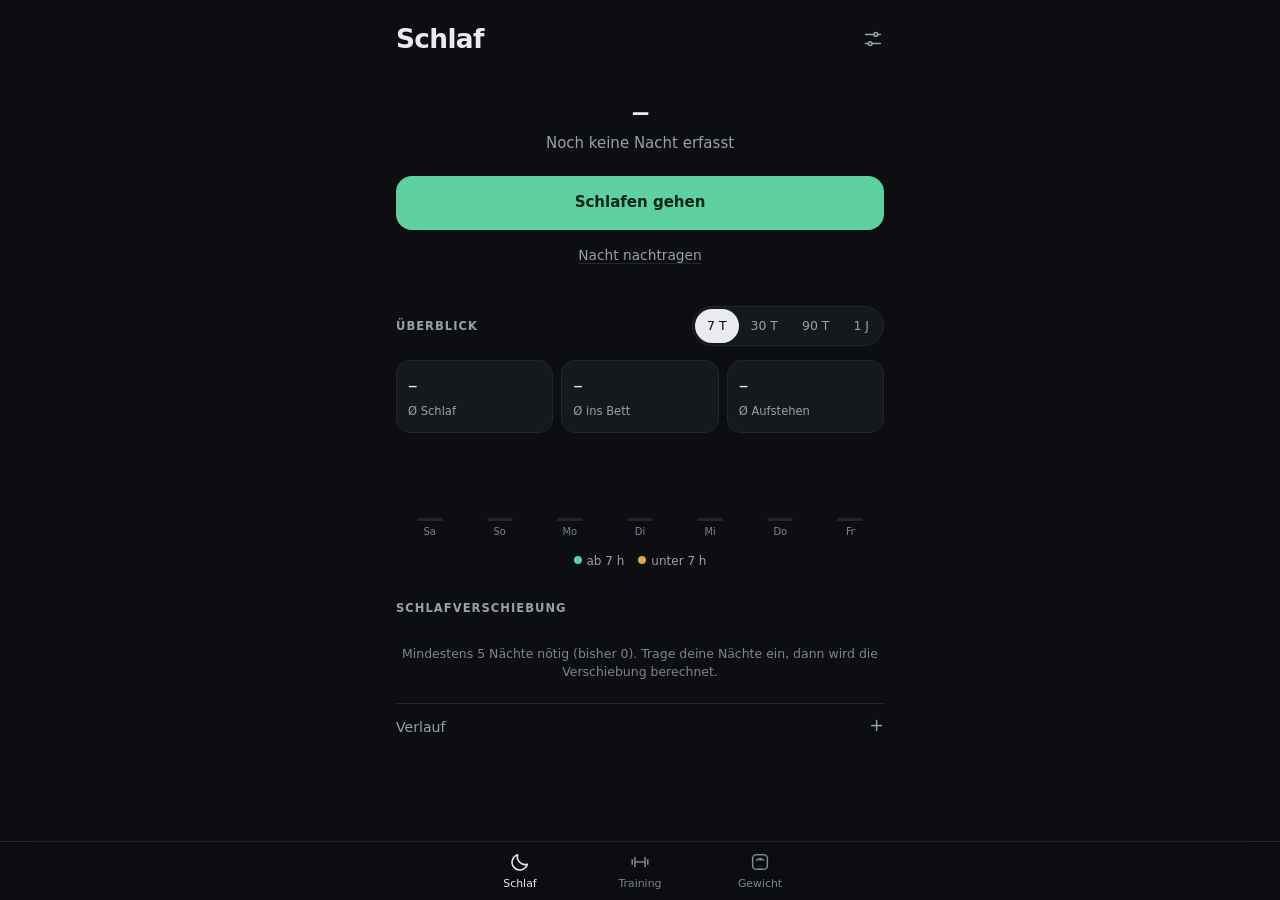
<file: index.html>
<!doctype html>
<html lang="de">
<head>
<meta charset="utf-8">
<meta name="viewport" content="width=device-width, initial-scale=1, viewport-fit=cover">
<meta name="theme-color" content="#0c0e11">
<meta name="color-scheme" content="dark">
<style>html{background:#0c0e11;color-scheme:dark}html[data-theme=light]{background:#f5f5f2;color-scheme:light}</style>
<script>try{if(JSON.parse(localStorage.getItem('tagwerk-ui')||'{}').theme==='light'){document.documentElement.dataset.theme='light';document.querySelector('meta[name=theme-color]').content='#f5f5f2';document.querySelector('meta[name=color-scheme]').content='light'}}catch(e){}</script>
<link rel="manifest" href="manifest.json">
<link rel="icon" href="icon.svg">
<link rel="stylesheet" href="css/app.css">
<script type="module" src="js/app.js"></script>
<title>Tagwerk</title>
</head>
<body>
<header class="top">
  <h1 id="title">Schlaf</h1>
  <button class="icon-btn" id="gear" aria-label="Einstellungen">
    <svg class="i" viewBox="0 0 24 24"><path d="M4 7h9M17 7h3M4 17h3M11 17h9"/><circle cx="15" cy="7" r="2"/><circle cx="9" cy="17" r="2"/></svg>
  </button>
</header>

<main>
  <!-- Schlaf -->
  <section data-view="sleep">
    <div class="hero"><div class="big" id="sMain">–</div><div class="muted" id="sSub"></div></div>
    <button class="btn primary" id="sGo">Schlafen gehen</button>
    <div class="links"><button class="link" id="sCancel" hidden>Abbrechen</button><button class="link" id="sManualBtn">Nacht nachtragen</button></div>
    <div class="form" id="sManual" hidden>
      <label>Eingeschlafen<input class="field" type="datetime-local" id="sBedIn"></label>
      <label>Aufgewacht<input class="field" type="datetime-local" id="sWakeIn"></label>
      <button class="btn" id="sSave">Speichern</button>
    </div>

    <div class="head"><h2>Überblick</h2><div class="seg"></div></div>
    <div class="stats" id="sStats"></div>
    <div class="bars" id="sBars"></div>
    <div class="legend"><span><i style="background:var(--accent)"></i>ab 7 h</span><span><i style="background:var(--warn)"></i>unter 7 h</span></div>

    <div class="head"><h2>Schlafverschiebung</h2></div>
    <div class="stats" id="sDrift"></div>
    <div class="suggest" id="sNext" hidden></div>
    <svg class="chart acto" id="sActo" viewBox="0 0 320 200" role="img" aria-label="Aktogramm: Schlafzeiten pro Tag, Zeilen sind aufeinanderfolgende Tage, rechts die erwarteten Schlaffenster" hidden></svg>
    <div class="legend" id="sActoLeg" hidden><span><i style="background:var(--accent)"></i>geschlafen</span><span><i class="pr"></i>erwartet</span></div>
    <p class="fine center" id="sDriftNote"></p>
    <details><summary>Verlauf</summary><div id="sList"></div></details>
  </section>

  <!-- Training -->
  <section data-view="train" hidden>
    <div class="chips" id="tType" role="group" aria-label="Einheiten-Typ" style="margin-top:10px"></div>
    <div class="fine center" id="tTypeHint" style="margin-top:8px"></div>
    <div class="chips" id="tEx"></div>
    <div class="suggest" id="tSuggest" hidden></div>
    <div class="inline">
      <input class="field" type="number" id="tReps" min="1" max="3600" inputmode="numeric" placeholder="Wdh.">
      <span id="tTimes">×</span>
      <input class="field" type="number" id="tKg" min="0" max="500" step="0.5" inputmode="decimal" placeholder="0">
      <span id="tKgLbl">kg</span>
    </div>
    <div class="bandrow" id="tBands" role="group" aria-label="Widerstandsband" hidden></div>
    <input class="field" id="tNote" maxlength="140" placeholder="Notiz (optional)" autocomplete="off">
    <div class="fine center" id="tHint"></div>
    <button class="btn primary" id="tSave">Satz speichern</button>
    <button class="btn" id="tCancel" hidden>Abbrechen</button>
    <div class="toast" id="tMsg" hidden></div>
    <div id="tToday"></div>
    <div class="card" id="tCard" hidden>
      <div class="cap" id="tCardTitle"></div>
      <div class="bigline"><span class="bigv" id="tCardLoad"></span><span class="pct" id="tCardPct"></span></div>
      <div class="fine" id="tCardSub"></div>
      <div class="refs" id="tCardRefs"></div>
    </div>
    <div class="fine center" id="tCardNote"></div>

    <div class="fine center" id="tLoadCap" hidden>Schwere Einheiten im Vergleich</div>
    <div class="bars" id="tLoadBars" hidden></div>
    <div class="fine center" id="tChartCap" hidden>Bewegte Last im Verlauf</div>
    <svg class="chart" id="tChart" viewBox="0 0 320 140" hidden></svg>
    <div class="legend" id="tChartLeg" hidden><span><i class="sq" style="background:var(--accent)"></i>Schwer-Einheiten</span><span><i class="sq" style="background:var(--faint)"></i>früher</span></div>
    <div class="legend" id="tLoadLeg" hidden><span><i class="sq" style="background:var(--accent)"></i>mehr als zuletzt</span><span><i class="sq" style="background:var(--warn)"></i>weniger</span><span><i class="sq" style="background:var(--faint)"></i>erste</span></div>

    <details><summary>Früheren Einheiten im Vergleich</summary><div id="tHist"></div></details>
    <details><summary>Sätze früherer Workouts ändern</summary><div id="tSets"></div></details>
    <details><summary>Alle Übungen: Workouts im Vergleich</summary>
      <div class="fine center" style="margin-top:6px">Balken: nur Schwer-Einheiten</div>
      <div class="bars" id="wkBars"></div>
      <div class="legend"><span><i class="sq" style="background:var(--accent)"></i>mehr als zuletzt</span><span><i class="sq" style="background:var(--warn)"></i>weniger</span><span><i class="sq" style="background:var(--faint)"></i>erste</span></div>
      <div id="wkList"></div>
    </details>
  </section>

  <!-- Gewicht -->
  <section data-view="weight" hidden>
    <div class="hero"><div class="big" id="wMain">–</div><div class="muted" id="wSub"></div></div>
    <div class="inline">
      <input class="field" type="number" id="wKg" step="0.1" min="20" max="400" inputmode="decimal" placeholder="kg">
      <input class="field" type="date" id="wDate">
    </div>
    <button class="btn primary" id="wSave">Speichern</button>

    <div class="head"><h2>Verlauf</h2><div class="seg"></div></div>
    <div class="stats" id="wStats"></div>
    <svg class="chart" id="wChart" viewBox="0 0 320 140" hidden></svg>
    <div class="legend" id="wLegend"><span><i></i>Messung (verbunden)</span><span><i class="l"></i>7-Tage-Trend</span></div>
    <details><summary>Einträge</summary><div id="wList"></div></details>
  </section>

  <!-- Einstellungen -->
  <section data-view="settings" hidden>
    <div class="card">
      <div class="row-switch"><h3 id="themeLbl">Dunkelmodus</h3><button class="switch" id="themeSwitch" role="switch" aria-checked="true" aria-labelledby="themeLbl"></button></div>
      <p>Gilt nur für dieses Gerät.</p>
    </div>

    <div class="card">
      <h3>Synchronisierung</h3>
      <p>Deine Daten liegen in einem geheimen GitHub-Gist und werden zwischen deinen Geräten abgeglichen. Dort liegt auch eine Zusammenfassung für Claude.</p>
      <div class="form" id="syncSetup">
        <p>1. <a href="https://github.com/settings/tokens/new?scopes=gist&amp;description=Tagwerk" target="_blank" rel="noopener">Token mit Berechtigung „gist“ erstellen</a><br>2. Hier einfügen – es bleibt nur auf diesem Gerät.<br>3. Auf weiteren Geräten dasselbe Token und die Gist-ID eingeben.</p>
        <input class="field" type="password" id="syncToken" placeholder="GitHub-Token" autocomplete="off">
        <input class="field" type="text" id="syncGist" placeholder="Gist-ID (leer = neu anlegen)" autocomplete="off">
        <button class="btn primary" id="syncConnect">Verbinden</button>
      </div>
      <div class="form" id="syncOn" hidden>
        <p>Gist-ID<br><code id="syncGistShow"></code></p>
        <button class="btn" id="syncNow">Jetzt synchronisieren</button>
        <div class="links"><button class="link" id="syncOff">Trennen</button></div>
      </div>
      <p class="fine" id="syncMsg"></p>
    </div>

    <div class="card">
      <h3>Backup</h3>
      <p>Alle Daten als Datei sichern oder eine Sicherung einlesen. Beim Einlesen werden die Daten zusammengeführt, nichts wird überschrieben.</p>
      <div class="inline">
        <button class="btn" id="expBtn">Exportieren</button>
        <button class="btn" id="impBtn">Importieren</button>
      </div>
      <input type="file" id="impFile" accept="application/json,.json" hidden>
      <p class="fine" id="bkMsg"></p>
    </div>
    <p class="fine center" id="version"></p>
  </section>
</main>

<nav class="tabs" id="tabs">
  <button data-tab="sleep"><svg class="i" viewBox="0 0 24 24"><path d="M20 14.5A8.5 8.5 0 0 1 9.5 4a8.5 8.5 0 1 0 10.5 10.5z"/></svg>Schlaf</button>
  <button data-tab="train"><svg class="i" viewBox="0 0 24 24"><path d="M6.5 7v10M17.5 7v10M3.5 9.5v5M20.5 9.5v5M6.5 12h11"/></svg>Training</button>
  <button data-tab="weight"><svg class="i" viewBox="0 0 24 24"><rect x="4" y="4" width="16" height="16" rx="4"/><path d="M8.5 10a5 5 0 0 1 7 0M12 10l1.5-1.8"/></svg>Gewicht</button>
</nav>
</body>
</html>
</file>
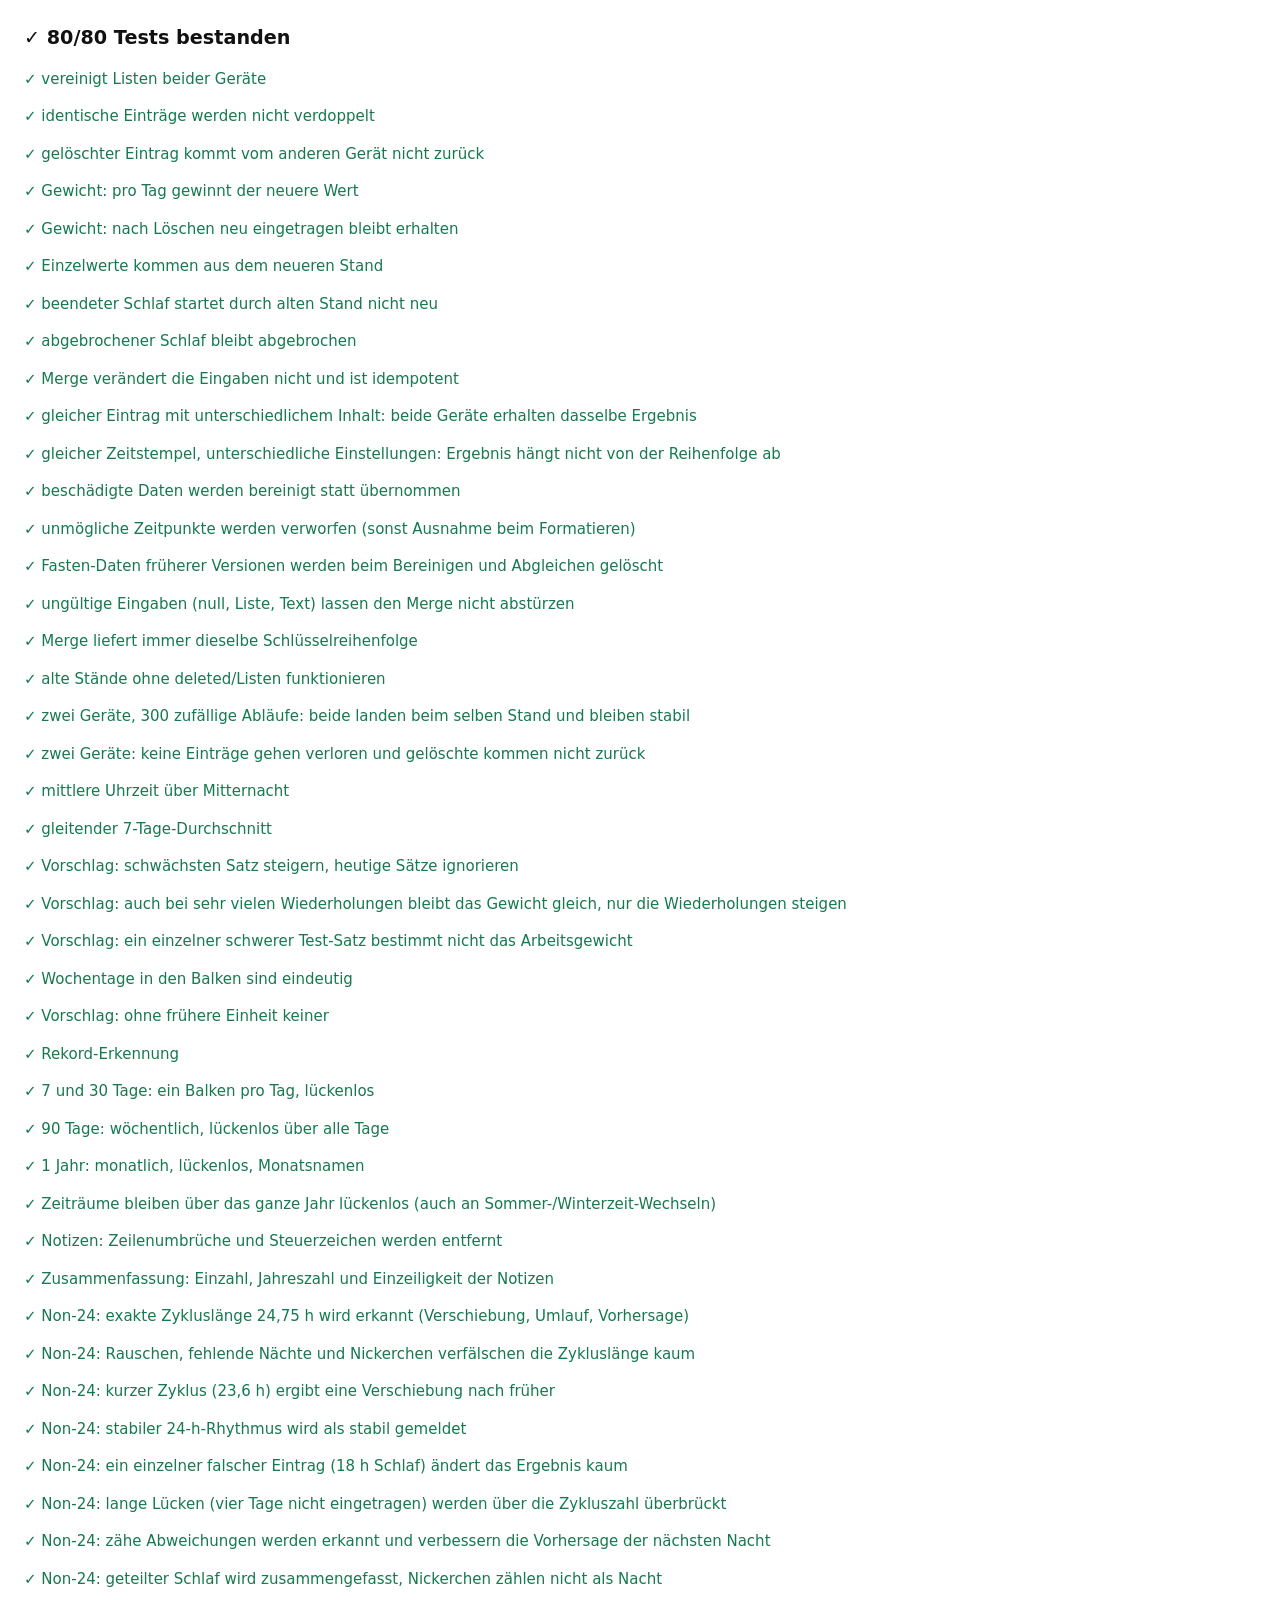
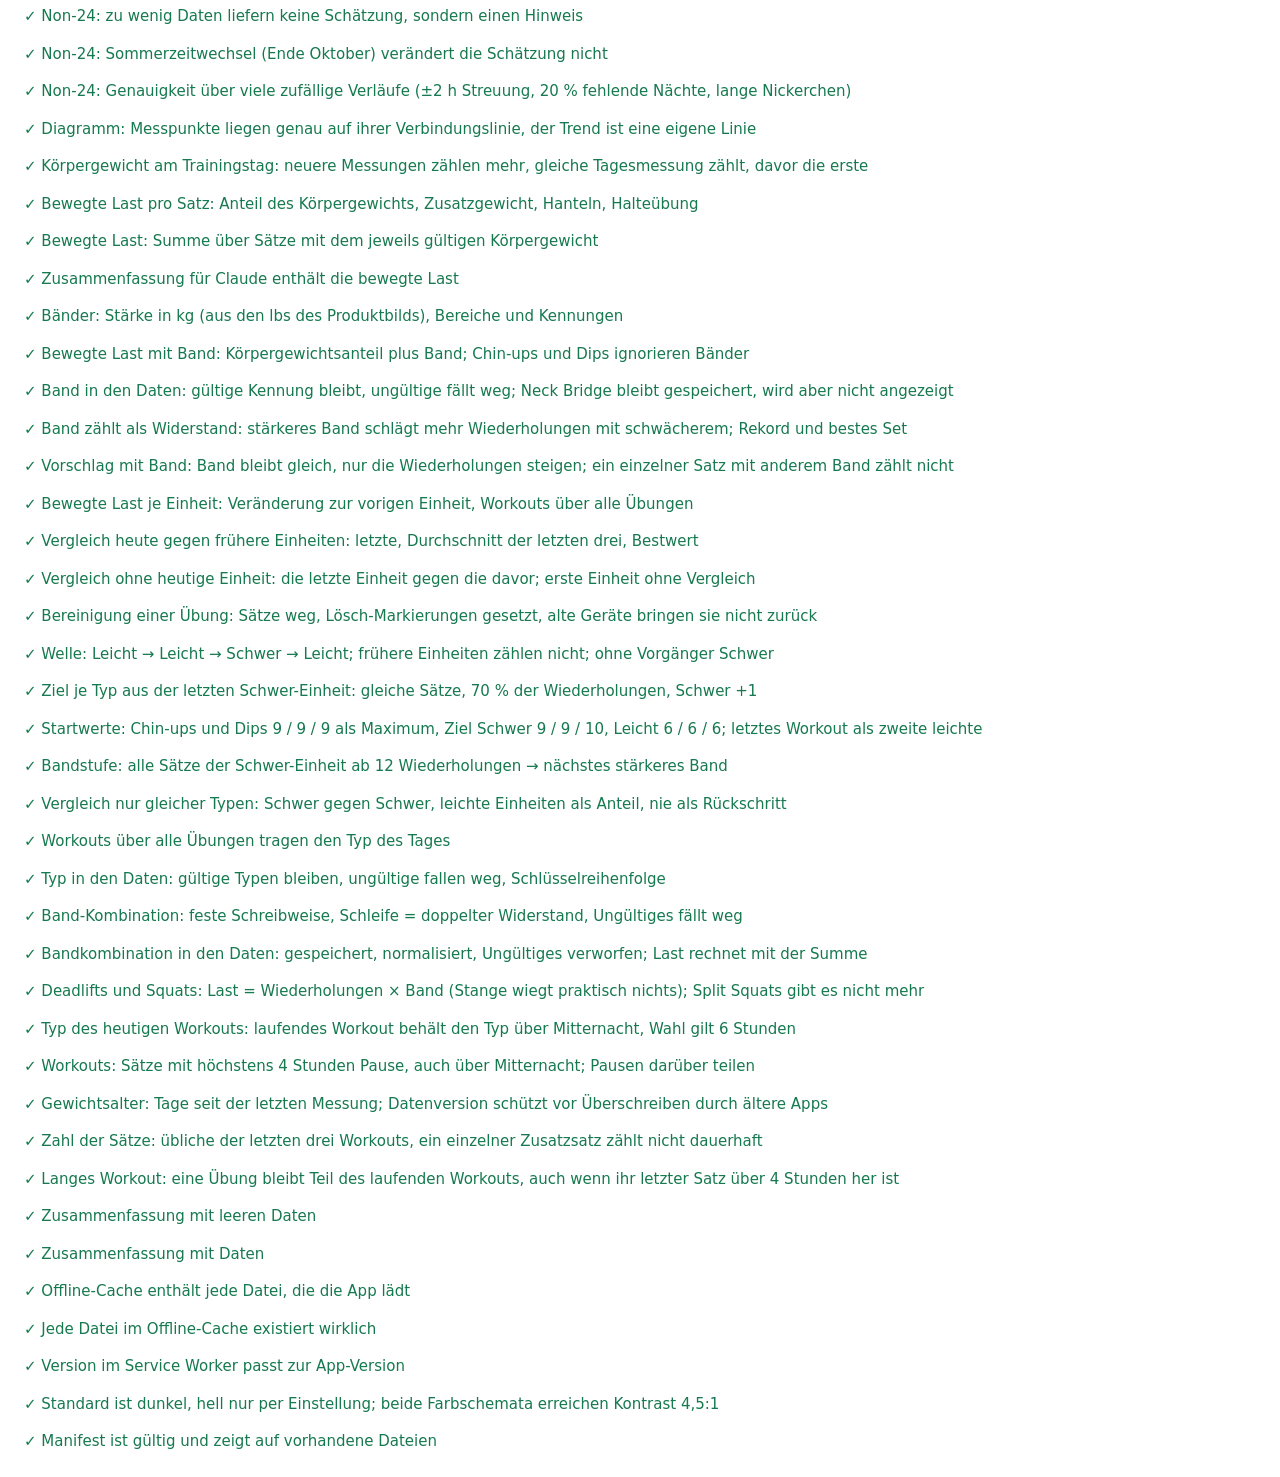
<file: test/index.html>
<!doctype html>
<html lang="de">
<head>
<meta charset="utf-8">
<meta name="viewport" content="width=device-width, initial-scale=1">
<title>Tagwerk Tests</title>
<style>
body{font:15px/1.5 system-ui,sans-serif;margin:24px;background:#fff;color:#111}
h1{font-size:1.2rem}.ok{color:#16794f}.bad{color:#b42318;font-weight:600}
</style>
</head>
<body>
<div id="out">Tests laufen …</div>
<script type="module" src="tests.js"></script>
</body>
</html>
</file>
<file: css/app.css>
:root{
  /* Standard ist dunkel – unabhängig von der Einstellung des Geräts; hell nur, wenn in den Einstellungen gewählt */
  --bg:#0c0e11;--surface:#15181c;--line:#23272d;--text:#e9ebee;--muted:#9aa0a8;--faint:#7f858d;
  --accent:#5fd1a0;--accent-soft:#5fd1a014;--on-accent:#06261a;--warn:#e2a64a;--radius:16px;
  color-scheme:dark;
}
:root[data-theme="light"]{
  --bg:#f5f5f2;--surface:#fff;--line:#e5e5e0;--text:#17191c;--muted:#5c6167;--faint:#6b7077;
  --accent:#127a52;--accent-soft:#127a5214;--on-accent:#fff;--warn:#935d10;
  color-scheme:light;
}

*{box-sizing:border-box;margin:0;padding:0}
[hidden]{display:none!important}
html{-webkit-text-size-adjust:100%}
body{background:var(--bg);color:var(--text);font:15px/1.45 system-ui,-apple-system,"Segoe UI",Roboto,sans-serif;
  -webkit-tap-highlight-color:transparent;padding:env(safe-area-inset-top) 0 calc(76px + env(safe-area-inset-bottom))}
button,input{font:inherit;color:inherit}
button{cursor:pointer}

.top{max-width:520px;margin:0 auto;display:flex;align-items:center;justify-content:space-between;padding:20px 16px 6px}
h1{font-size:1.65rem;font-weight:650;letter-spacing:-.025em}
h2{font-size:.72rem;font-weight:600;text-transform:uppercase;letter-spacing:.09em;color:var(--muted)}
main{max-width:520px;margin:0 auto;padding:0 16px 24px}
section>*+*{margin-top:14px}

svg.i{width:22px;height:22px;fill:none;stroke:currentColor;stroke-width:1.7;stroke-linecap:round;stroke-linejoin:round}
.icon-btn{background:none;border:0;color:var(--muted);padding:8px;margin-right:-8px;border-radius:12px;display:grid;place-items:center}
.icon-btn.on{color:var(--text)}
.icon-btn.alert{color:var(--warn)}

/* Kopfbereich je Tab */
.big{font-size:2.4rem;font-weight:300;letter-spacing:-.03em;font-variant-numeric:tabular-nums;line-height:1.1}
.big small{font-size:1rem;color:var(--muted);margin-left:4px;letter-spacing:0}
.hero{text-align:center;padding:26px 0 8px}
.muted{color:var(--muted)}
.fine{font-size:.78rem;color:var(--faint)}
.center{text-align:center}

/* Bedienelemente */
.chips{display:flex;gap:6px;flex-wrap:wrap;justify-content:center}
.chip{border:1px solid var(--line);background:var(--surface);padding:9px 14px;border-radius:99px;font-size:.86rem}
.chip.on{background:var(--text);border-color:var(--text);color:var(--bg)}
.btn{display:block;width:100%;padding:15px;border-radius:var(--radius);font-weight:600;background:var(--surface);border:1px solid var(--line)}
.btn.primary{background:var(--accent);color:var(--on-accent);border-color:transparent}
.btn:active,.chip:active{transform:scale(.985)}
.links{display:flex;justify-content:center;gap:4px;flex-wrap:wrap;margin-top:6px!important}
.link{background:none;border:0;color:var(--muted);font-size:.86rem;padding:10px 10px;text-decoration:underline;text-decoration-color:var(--line);text-underline-offset:3px}
.field{width:100%;font-size:16px;padding:12px 13px;border-radius:12px;border:1px solid var(--line);background:var(--surface);min-width:0}
.field:focus{outline:2px solid var(--accent);outline-offset:-1px}
.form{display:grid;gap:8px}
.form label{display:grid;gap:4px;font-size:.8rem;color:var(--muted)}
.inline{display:flex;gap:8px;align-items:center}
.inline .field{flex:1}
.inline>span{color:var(--muted);font-size:.9rem}
.suggest{background:var(--accent-soft);border-radius:12px;padding:10px 13px;font-size:.88rem}
.suggest b{font-weight:600}
.toast{text-align:center;color:var(--accent);font-weight:600;font-size:.9rem}

/* Überblick */
.head{display:flex;justify-content:space-between;align-items:center;margin-top:30px!important}
.seg{display:inline-flex;border:1px solid var(--line);border-radius:99px;padding:2px;background:var(--surface)}
.seg button{background:none;border:0;color:var(--muted);font-size:.78rem;padding:8px 12px;border-radius:99px}
.seg button.on{background:var(--text);color:var(--bg)}
.stats{display:grid;grid-template-columns:repeat(3,1fr);gap:8px}
.stat{background:var(--surface);border:1px solid var(--line);border-radius:14px;padding:11px 11px 10px}
.stat b{display:block;font-size:1.2rem;font-weight:500;font-variant-numeric:tabular-nums;white-space:nowrap;letter-spacing:-.01em}
.stat span{font-size:.72rem;color:var(--muted)}
.bars{display:flex;gap:3px;align-items:flex-end;height:92px}
.bars>div{flex:1;display:flex;flex-direction:column;justify-content:flex-end;align-items:center;height:100%;gap:5px;min-width:0}
.bars i{display:block;width:100%;max-width:26px;background:var(--accent);border-radius:4px;min-height:3px}
.bars i.low{background:var(--warn)}
.bars i.none{background:var(--line)}
.bars i.first{background:var(--faint)}
.bars.val{height:118px}
.bars b{font-size:.62rem;font-weight:400;color:var(--muted);white-space:nowrap}
.legend i.sq{border-radius:2px}
.bars span{font-size:.62rem;color:var(--faint);height:.8rem;line-height:.8rem}
.chart{width:100%;display:block;overflow:visible}
.chart .grid{stroke:var(--line);stroke-width:1}
.chart .lbl{fill:var(--faint);font-size:9px}
.chart .line{fill:none;stroke:var(--accent);stroke-width:2;stroke-linejoin:round;stroke-linecap:round}
.chart .line.faint{stroke:var(--faint);stroke-width:1}
.chart .dot{fill:var(--accent)}
.chart .dot.faint{fill:var(--faint)}
.legend{display:flex;justify-content:center;gap:14px;font-size:.75rem;color:var(--muted)}
.legend i{display:inline-block;width:8px;height:8px;border-radius:50%;background:var(--faint);margin-right:5px;vertical-align:1px}
.legend i.pr{width:12px;height:7px;border-radius:2px;background:none;border:1px dashed var(--accent);vertical-align:0}
.acto .sl{fill:var(--accent)}
.acto .pr{fill:var(--accent-soft);stroke:var(--accent);stroke-width:.8;stroke-dasharray:2 1.5}
.acto .today{fill:var(--accent-soft)}
.acto .lbl.b{fill:var(--text);font-weight:600}
.legend i.l{width:14px;height:2px;border-radius:1px;background:var(--accent);vertical-align:3px}

/* Listen */
details{border-top:1px solid var(--line);margin-top:22px!important}
summary{list-style:none;padding:13px 0;color:var(--muted);font-size:.88rem;display:flex;justify-content:space-between;cursor:pointer}
summary::-webkit-details-marker{display:none}
summary::after{content:'+';font-size:1.1rem;line-height:1}
details[open] summary::after{content:'−'}
.item{display:flex;justify-content:space-between;align-items:center;gap:10px;padding:10px 0;border-top:1px solid var(--line)}
.item small{display:block;color:var(--muted);font-size:.8rem}
.item em{font-style:normal;color:var(--muted);font-size:.8rem;display:block}
.item .edit{padding-right:2px}
.del{background:none;border:0;color:var(--faint);padding:10px 12px;font-size:.95rem;flex:none;min-width:40px;min-height:40px}
.ok{color:var(--accent)}.warn{color:var(--warn)}
.empty{color:var(--faint);font-size:.88rem;text-align:center;padding:10px 0}

/* Einstellungen */
.card{background:var(--surface);border:1px solid var(--line);border-radius:var(--radius);padding:16px}
.card>*+*{margin-top:12px}
.row-switch{display:flex;justify-content:space-between;align-items:center;gap:12px}
.switch{flex:none;width:52px;height:32px;border-radius:99px;border:1px solid var(--line);background:var(--bg);position:relative}
.switch::after{content:'';position:absolute;top:3px;left:3px;width:24px;height:24px;border-radius:50%;background:var(--faint);transition:transform .15s}
.switch[aria-checked=true]{background:var(--accent);border-color:transparent}
.switch[aria-checked=true]::after{background:var(--on-accent);transform:translateX(20px)}
.card h3{font-size:1rem;font-weight:600}
.card p{font-size:.86rem;color:var(--muted)}
.card a{color:var(--accent)}
code{font-size:.78rem;word-break:break-all;color:var(--muted)}

/* Navigation */
.tabs{position:fixed;left:0;right:0;bottom:0;display:flex;justify-content:center;
  background:color-mix(in srgb,var(--bg) 85%,transparent);-webkit-backdrop-filter:blur(14px);backdrop-filter:blur(14px);
  border-top:1px solid var(--line);padding-bottom:env(safe-area-inset-bottom)}
.tabs button{flex:1;max-width:120px;background:none;border:0;color:var(--faint);font-size:.68rem;padding:9px 0 8px;display:flex;flex-direction:column;align-items:center;gap:3px}
.tabs button.on{color:var(--text)}
.bandrow{display:flex;gap:6px;justify-content:center;flex-wrap:wrap}
.band{display:flex;align-items:center;gap:7px;border:1px solid var(--line);background:var(--surface);border-radius:99px;padding:8px 12px;font-size:.84rem}
.band i{width:12px;height:12px;border-radius:50%;flex:none}
.band[aria-pressed=true]{border-color:var(--text);box-shadow:0 0 0 1px var(--text) inset}
.delta{font-size:.78rem}
.delta.up{color:var(--accent)}.delta.down{color:var(--warn)}
.cap{font-size:.72rem;font-weight:600;text-transform:uppercase;letter-spacing:.09em;color:var(--muted)}
.bigline{display:flex;align-items:baseline;justify-content:space-between;gap:12px;flex-wrap:wrap}
.bigv{font-size:2.1rem;font-weight:300;letter-spacing:-.02em;font-variant-numeric:tabular-nums}
.pct{font-size:1.3rem;font-weight:600;font-variant-numeric:tabular-nums}
.pct.up{color:var(--accent)}.pct.down{color:var(--warn)}
.refs{border-top:1px solid var(--line);padding-top:10px;display:grid;gap:6px;font-size:.9rem}
.refs div{display:flex;justify-content:space-between;gap:10px}
.refs span:first-child{color:var(--muted)}
.refs span:last-child{flex:none;white-space:nowrap;align-self:center}
.badge{display:inline-block;background:var(--accent-soft);color:var(--accent);border-radius:99px;padding:2px 10px;font-size:.78rem;font-weight:600}
.suggest.warn{background:#e2a64a1f;color:var(--text)}
.suggest.warn b{color:var(--warn)}
.chip.type{padding:8px 13px}
</file>
